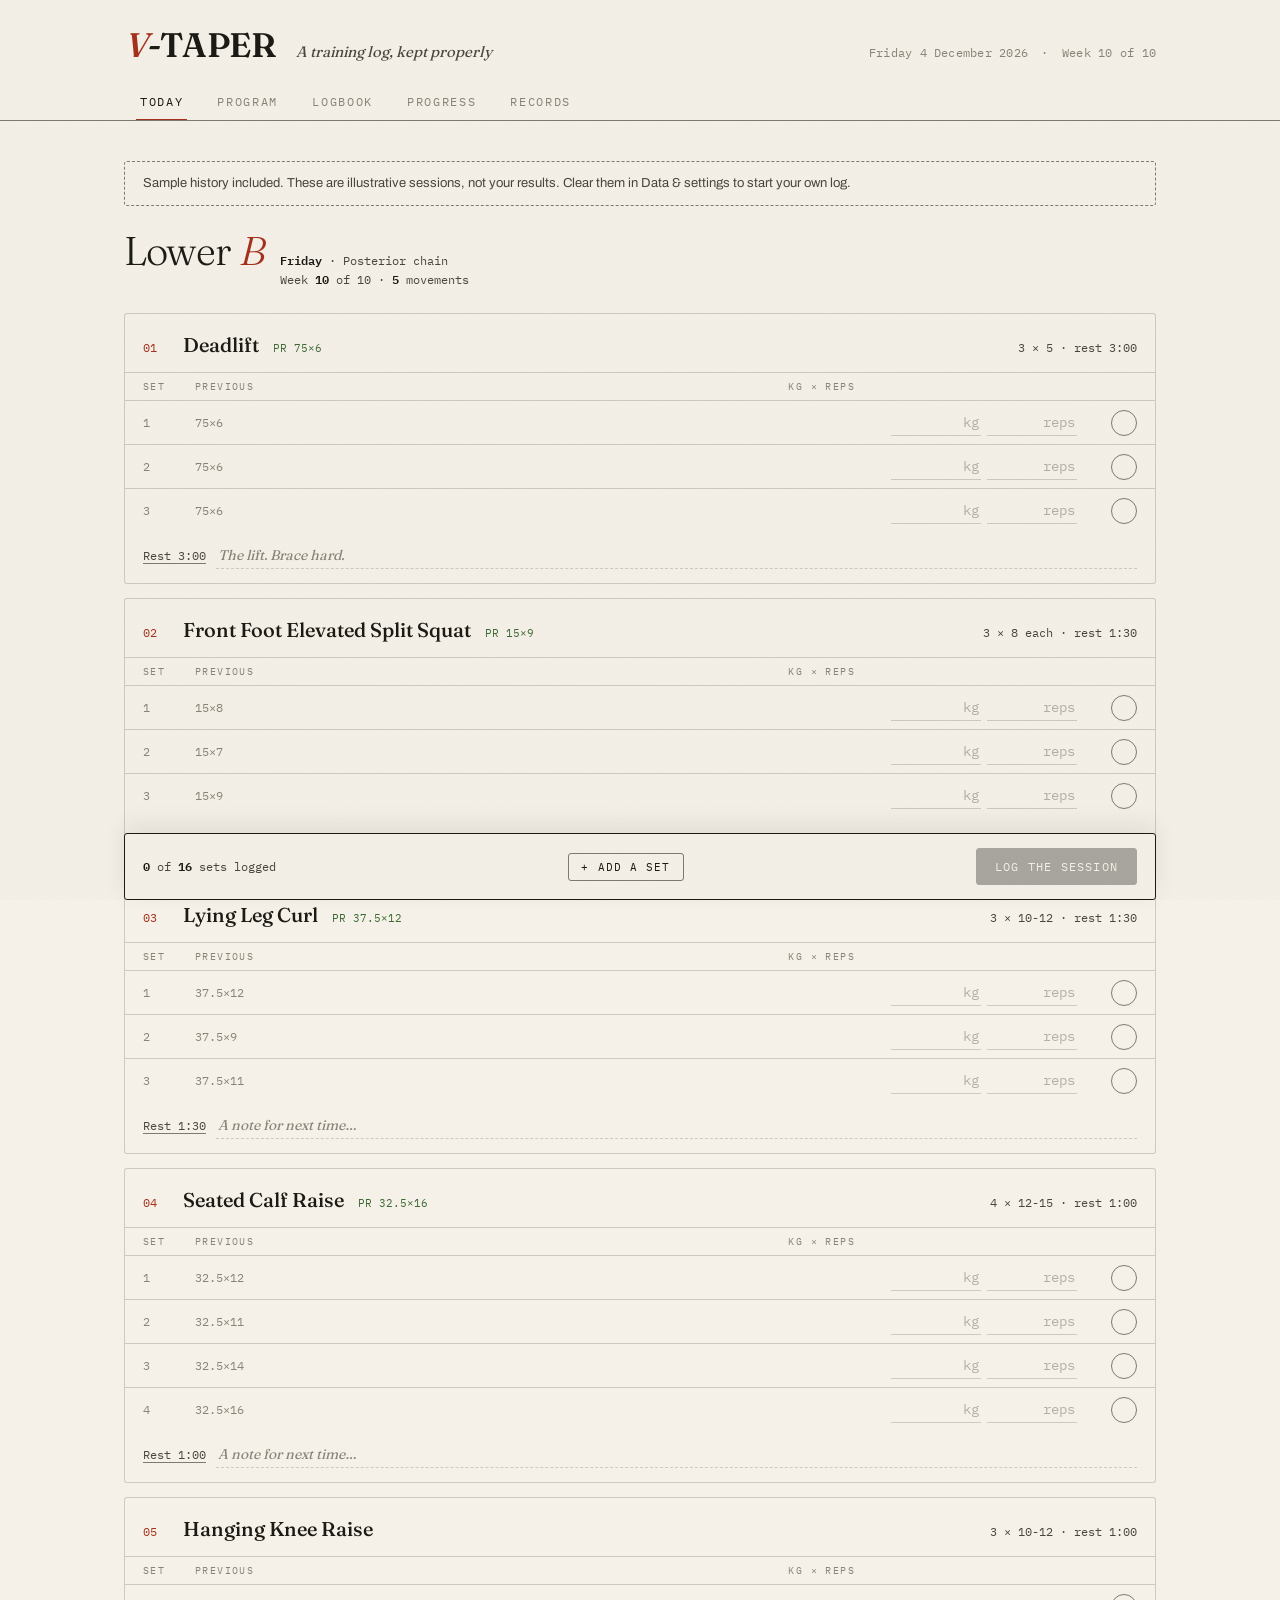
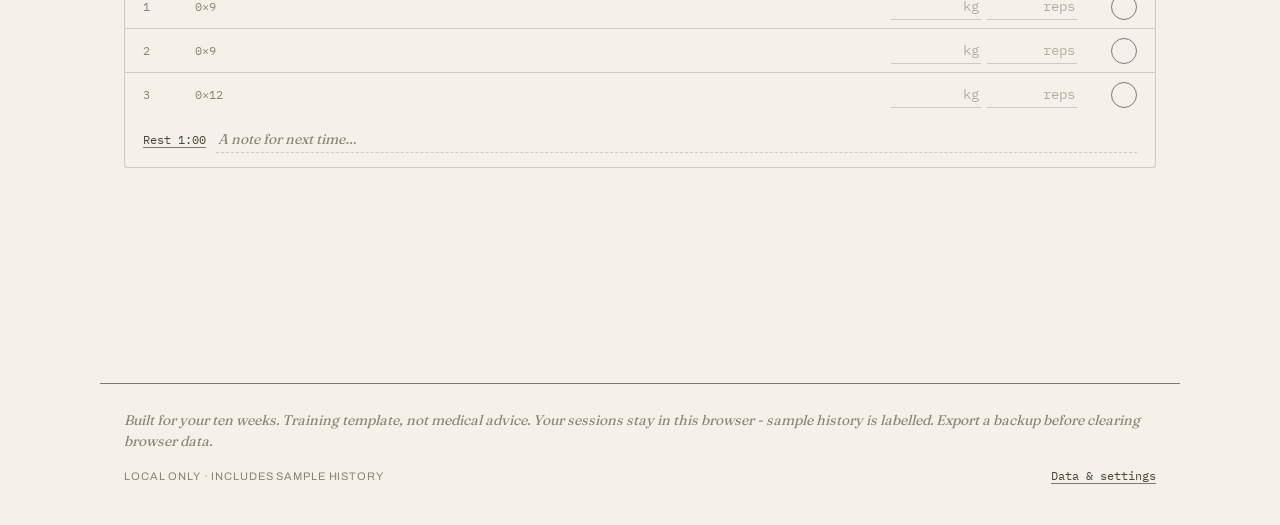
<file: index.html>
<!DOCTYPE html>
<html lang="en">
<head>
<meta charset="UTF-8">
<meta name="viewport" content="width=device-width, initial-scale=1.0">
<title>V-TAPER — A Training Log</title>
<link rel="canonical" href="https://aditya2375.github.io/v-taper/">
<meta name="referrer" content="no-referrer">
<meta http-equiv="Content-Security-Policy" content="default-src 'self'; script-src 'self'; style-src 'self' 'unsafe-inline'; font-src 'self' data:; img-src 'self' data:; connect-src 'none'; object-src 'none'; base-uri 'self'; form-action 'none'">
<meta property="og:title" content="V-TAPER / A training log">
<meta property="og:description" content="Local-first sessions, records and progress. No account, no shared workout backend.">
<meta property="og:type" content="website">
<meta property="og:url" content="https://aditya2375.github.io/v-taper/">
<meta name="twitter:card" content="summary">
<meta name="description" content="A ten-week V-taper training log. Sessions, records, and progress - kept on paper rules, run by a machine.">
<link rel="stylesheet" href="fonts.css">
<link rel="stylesheet" href="styles.css">
<link rel="icon" href="data:image/svg+xml,<svg xmlns='http://www.w3.org/2000/svg' viewBox='0 0 100 100'><text y='.9em' font-size='90'>V</text></svg>">
</head>
<body>
<a class="skip-link" href="#app">Skip to training log</a>
<div class="grain" aria-hidden="true"></div>

<header class="masthead">
  <div class="masthead-inner">
    <div class="wordmark">
      <span class="wordmark-v">V</span><span class="wordmark-rest">-TAPER</span>
    </div>
    <p class="masthead-sub">A training log, kept properly</p>
    <div class="masthead-meta">
      <span id="today-line">—</span>
      <span class="dot">·</span>
      <span id="week-line">—</span>
    </div>
  </div>
  <nav class="tabs" id="tabs" role="tablist">
    <button class="tab is-active" data-view="today" role="tab" aria-selected="true">Today</button>
    <button class="tab" data-view="program" role="tab">Program</button>
    <button class="tab" data-view="log" role="tab">Logbook</button>
    <button class="tab" data-view="progress" role="tab">Progress</button>
    <button class="tab" data-view="records" role="tab">Records</button>
  </nav>
</header>

<main tabindex="-1" id="app" class="app"><!-- views render here --></main>

<footer class="colophon">
  <p>Built for your ten weeks. Training template, not medical advice. Your sessions stay in this browser - sample history is labelled. Export a backup before clearing browser data.</p>
  <span id="data-label" class="data-label" role="status">Local only &middot; sample history</span>
  <button class="linklike" id="data-menu-btn">Data &amp; settings</button>
</footer>

<div class="overlay" id="timer-overlay" hidden>
  <div class="timer-card">
    <p class="kicker">Rest</p>
    <div class="timer-face" id="timer-face">1:30</div>
    <div class="timer-presets" id="timer-presets"></div>
    <div class="timer-actions">
      <button class="btn ghost" id="timer-skip">Skip</button>
      <button class="btn" id="timer-close">Back to work</button>
    </div>
  </div>
</div>

<div class="overlay" id="data-overlay" hidden>
  <div class="sheet">
    <div class="sheet-head">
      <h2>Data &amp; settings</h2>
      <button class="linklike" id="data-close">Close</button>
    </div>
    <div class="sheet-body" id="data-sheet-body"></div>
  </div>
</div>

<script src="program.js"></script>
<script src="seed.js"></script>
<script src="data.js"></script>
<script src="app.js"></script>
</body>
</html>
</file>
<file: fonts.css>
@import url("font-face-0.css");
@import url("font-face-1.css");
@import url("font-face-2.css");
@import url("font-face-3.css");
</file>
<file: styles.css>
/* ————————————————————————————————————————
   V-TAPER — a training log, kept properly
   Paper, ink, hairlines. No chrome.
———————————————————————————————————————— */
:root {
  --paper: #f5f1e8;
  --paper-2: #efe9dc;
  --ink: #1c1a14;
  --ink-2: #4a463c;
  --ink-3: #8a8478;
  --line: rgba(28, 26, 20, 0.18);
  --line-strong: rgba(28, 26, 20, 0.55);
  --accent: #a4311c;
  --accent-soft: rgba(164, 49, 28, 0.08);
  --good: #3d6b35;
  --radius: 3px;
  --serif: "Fraunces", "Iowan Old Style", Georgia, serif;
  --sans: "Archivo", "Helvetica Neue", Arial, sans-serif;
  --mono: "IBM Plex Mono", "SFMono-Regular", Consolas, monospace;
  --ease: cubic-bezier(0.22, 1, 0.36, 1);
}

* { margin: 0; padding: 0; box-sizing: border-box; }
html { scroll-behavior: smooth; }
body {
  background: var(--paper);
  color: var(--ink);
  font-family: var(--sans);
  font-size: 16px;
  line-height: 1.5;
  -webkit-font-smoothing: antialiased;
}

/* paper grain — a whisper, not a texture pack */
.grain {
  position: fixed; inset: 0; pointer-events: none; z-index: 60;
  opacity: 0.5; mix-blend-mode: multiply;
  background-image: url("data:image/svg+xml,%3Csvg xmlns='http://www.w3.org/2000/svg' width='140' height='140'%3E%3Cfilter id='n'%3E%3CfeTurbulence type='fractalNoise' baseFrequency='0.9' numOctaves='2'/%3E%3CfeColorMatrix values='0 0 0 0 0 0 0 0 0 0 0 0 0 0 0 0 0 0 0.035 0'/%3E%3C/filter%3E%3Crect width='140' height='140' filter='url(%23n)'/%3E%3C/svg%3E");
}

::selection { background: var(--accent); color: var(--paper); }

/* ————— masthead ————— */
.masthead {
  border-bottom: 1px solid var(--line-strong);
  background: var(--paper);
  position: sticky; top: 0; z-index: 40;
}
.masthead-inner {
  max-width: 1080px; margin: 0 auto;
  padding: 28px 24px 18px;
  display: flex; align-items: baseline; gap: 20px; flex-wrap: wrap;
}
.wordmark {
  font-family: var(--serif);
  font-size: 34px; font-weight: 600; letter-spacing: -0.01em;
  line-height: 1;
}
.wordmark-v { color: var(--accent); font-style: italic; font-weight: 500; }
.masthead-sub {
  font-family: var(--serif); font-style: italic;
  color: var(--ink-2); font-size: 15px;
}
.masthead-meta {
  margin-left: auto;
  font-family: var(--mono); font-size: 12px; color: var(--ink-3);
  letter-spacing: 0.02em; text-align: right;
}
.masthead-meta .dot { margin: 0 6px; }

.tabs {
  max-width: 1080px; margin: 0 auto; padding: 0 24px;
  display: flex; gap: 2px; overflow-x: auto;
  scrollbar-width: none;
}
.tabs::-webkit-scrollbar { display: none; }
.tab {
  appearance: none; background: none; border: none; cursor: pointer;
  font-family: var(--mono); font-size: 12px; letter-spacing: 0.14em;
  text-transform: uppercase; color: var(--ink-3);
  padding: 12px 16px 11px; position: relative; white-space: nowrap;
  transition: color 180ms var(--ease);
}
.tab::after {
  content: ""; position: absolute; left: 12px; right: 12px; bottom: -1px;
  height: 2px; background: var(--accent);
  transform: scaleX(0); transform-origin: left;
  transition: transform 240ms var(--ease);
}
.tab:hover { color: var(--ink); }
.tab.is-active { color: var(--ink); }
.tab.is-active::after { transform: scaleX(1); }

/* ————— layout ————— */
.app { max-width: 1080px; margin: 0 auto; padding: 40px 24px 120px; }
.view { animation: viewin 420ms var(--ease) both; }
@keyframes viewin {
  from { opacity: 0; transform: translateY(10px); }
  to { opacity: 1; transform: none; }
}

.section-head {
  display: flex; align-items: baseline; gap: 16px;
  border-bottom: 1px solid var(--line-strong);
  padding-bottom: 10px; margin-bottom: 28px;
}
.section-num {
  font-family: var(--mono); font-size: 12px; color: var(--accent);
  letter-spacing: 0.1em;
}
.section-title {
  font-family: var(--serif); font-weight: 500; font-size: 28px;
  letter-spacing: -0.01em;
}
.section-note {
  margin-left: auto; font-family: var(--mono); font-size: 12px;
  color: var(--ink-3); text-align: right;
}

.kicker {
  font-family: var(--mono); font-size: 11px; letter-spacing: 0.18em;
  text-transform: uppercase; color: var(--ink-3);
}

/* ————— panels ————— */
.panel {
  border: 1px solid var(--line);
  border-radius: var(--radius);
  background: var(--paper);
}
.panel + .panel { margin-top: 16px; }
.panel-head {
  display: flex; align-items: baseline; gap: 12px;
  padding: 14px 18px; border-bottom: 1px solid var(--line);
}
.panel-title { font-family: var(--serif); font-size: 18px; font-weight: 500; }
.panel-aside { margin-left: auto; font-family: var(--mono); font-size: 11px; color: var(--ink-3); }

/* ————— buttons ————— */
.btn {
  appearance: none; cursor: pointer;
  font-family: var(--mono); font-size: 12px; letter-spacing: 0.1em;
  text-transform: uppercase;
  background: var(--ink); color: var(--paper);
  border: 1px solid var(--ink); border-radius: var(--radius);
  padding: 10px 18px;
  transition: background 160ms var(--ease), color 160ms var(--ease), transform 120ms var(--ease);
}
.btn:hover { background: var(--accent); border-color: var(--accent); }
.btn:active { transform: translateY(1px); }
.btn.ghost { background: transparent; color: var(--ink); border-color: var(--line-strong); }
.btn.ghost:hover { background: var(--ink); color: var(--paper); border-color: var(--ink); }
.btn.small { padding: 6px 12px; font-size: 11px; }
.btn[disabled] { opacity: 0.35; pointer-events: none; }
.linklike {
  appearance: none; background: none; border: none; cursor: pointer;
  font-family: var(--mono); font-size: 12px; color: var(--ink-2);
  text-decoration: underline; text-underline-offset: 3px;
  text-decoration-color: var(--line-strong);
}
.linklike:hover { color: var(--accent); text-decoration-color: var(--accent); }

/* ————— today: exercise table ————— */
.session-banner {
  display: flex; align-items: baseline; gap: 18px; flex-wrap: wrap;
  margin-bottom: 24px;
}
.session-name { font-family: var(--serif); font-size: 40px; font-weight: 300; letter-spacing: -0.02em; line-height: 1.05; }
.session-name em { font-style: italic; color: var(--accent); }
.session-facts { font-family: var(--mono); font-size: 12px; color: var(--ink-2); }
.session-facts b { color: var(--ink); font-weight: 600; }

.ex-list { display: flex; flex-direction: column; gap: 14px; }
.ex-card {
  border: 1px solid var(--line); border-radius: var(--radius);
  background: var(--paper);
  transition: border-color 200ms var(--ease), background 300ms var(--ease);
}
.ex-card.done { background: var(--paper-2); border-color: var(--line); }
.ex-card.done .ex-name { color: var(--ink-3); }
.ex-top {
  display: flex; align-items: baseline; gap: 14px;
  padding: 16px 18px 12px;
}
.ex-index {
  font-family: var(--mono); font-size: 12px; color: var(--accent);
  min-width: 26px;
}
.ex-name { font-family: var(--serif); font-size: 20px; font-weight: 500; transition: color 200ms; }
.ex-target { margin-left: auto; font-family: var(--mono); font-size: 12px; color: var(--ink-2); white-space: nowrap; }
.ex-pr { font-family: var(--mono); font-size: 11px; color: var(--good); white-space: nowrap; }

.set-rows { border-top: 1px solid var(--line); }
.set-row {
  display: grid;
  grid-template-columns: 44px 1fr 1fr 1fr 52px;
  gap: 8px; align-items: center;
  padding: 8px 18px;
  border-bottom: 1px solid var(--line);
  transition: background 200ms var(--ease);
}
.set-row:last-child { border-bottom: none; }
.set-row.head {
  padding: 6px 18px;
  font-family: var(--mono); font-size: 10px; letter-spacing: 0.14em;
  text-transform: uppercase; color: var(--ink-3);
}
.set-row.logged { background: rgba(61, 107, 53, 0.06); }
.set-label { font-family: var(--mono); font-size: 12px; color: var(--ink-3); }
.set-row.logged .set-label { color: var(--good); }
.set-prev { font-family: var(--mono); font-size: 12px; color: var(--ink-3); }
.set-input {
  width: 100%; max-width: 90px;
  font-family: var(--mono); font-size: 14px; color: var(--ink);
  background: transparent;
  border: none; border-bottom: 1px solid var(--line);
  padding: 4px 2px; text-align: right;
  transition: border-color 160ms;
}
.set-input:focus { outline: none; border-bottom-color: var(--accent); }
.set-input::placeholder { color: var(--ink-3); opacity: 0.6; }
.set-check {
  appearance: none; cursor: pointer; justify-self: end;
  width: 26px; height: 26px; border-radius: 50%;
  border: 1px solid var(--line-strong); background: transparent;
  display: grid; place-items: center;
  transition: all 180ms var(--ease);
}
.set-check svg { width: 12px; height: 12px; stroke: var(--paper); stroke-width: 3; fill: none; opacity: 0; transform: scale(0.4); transition: all 200ms var(--ease); }
.set-check.on { background: var(--good); border-color: var(--good); }
.set-check.on svg { opacity: 1; transform: scale(1); }
.set-check:hover { border-color: var(--good); }

.ex-notes { padding: 10px 18px 14px; display: flex; gap: 10px; align-items: center; }
.ex-notes input {
  flex: 1; background: transparent; border: none;
  border-bottom: 1px dashed var(--line);
  font-family: var(--serif); font-style: italic; font-size: 14px; color: var(--ink-2);
  padding: 4px 2px;
}
.ex-notes input:focus { outline: none; border-bottom-color: var(--accent); }
.ex-notes input::placeholder { color: var(--ink-3); }

.session-bar {
  position: sticky; bottom: 0; z-index: 30;
  margin-top: 28px;
  border: 1px solid var(--ink); border-radius: var(--radius);
  background: var(--paper);
  display: flex; align-items: center; gap: 16px;
  padding: 14px 18px;
  box-shadow: 0 -8px 24px rgba(28,26,20,0.08);
}
.session-progress { font-family: var(--mono); font-size: 12px; color: var(--ink-2); }
.session-progress b { color: var(--ink); }
.session-bar .btn { margin-left: auto; }

.rest-day {
  border: 1px solid var(--line); border-radius: var(--radius);
  padding: 64px 32px; text-align: center;
}
.rest-day h3 { font-family: var(--serif); font-weight: 300; font-size: 34px; letter-spacing: -0.01em; margin-bottom: 10px; }
.rest-day h3 em { color: var(--accent); }
.rest-day p { color: var(--ink-2); font-size: 15px; max-width: 46ch; margin: 0 auto; }

/* ————— program view ————— */
.week-grid { display: grid; grid-template-columns: repeat(7, 1fr); gap: 10px; }
.day-cell {
  border: 1px solid var(--line); border-radius: var(--radius);
  padding: 14px 12px; min-height: 130px;
  display: flex; flex-direction: column; gap: 6px;
  transition: border-color 180ms var(--ease), transform 180ms var(--ease);
  cursor: pointer; background: var(--paper);
}
.day-cell:hover { border-color: var(--line-strong); transform: translateY(-2px); }
.day-cell.today { border-color: var(--accent); border-width: 1px; box-shadow: inset 0 0 0 1px var(--accent); }
.day-cell.rest { background: var(--paper-2); }
.day-dow { font-family: var(--mono); font-size: 10px; letter-spacing: 0.16em; text-transform: uppercase; color: var(--ink-3); }
.day-name { font-family: var(--serif); font-size: 16px; font-weight: 500; line-height: 1.2; }
.day-focus { font-family: var(--mono); font-size: 10px; color: var(--ink-3); margin-top: auto; }
.day-cell.rest .day-name { color: var(--ink-3); font-style: italic; }

.program-detail { margin-top: 24px; }
.program-detail .ex-line {
  display: flex; gap: 14px; align-items: baseline;
  padding: 10px 0; border-bottom: 1px solid var(--line);
}
.program-detail .ex-line .n { font-family: var(--mono); font-size: 11px; color: var(--accent); min-width: 24px; }
.program-detail .ex-line .nm { font-family: var(--serif); font-size: 17px; }
.program-detail .ex-line .tg { margin-left: auto; font-family: var(--mono); font-size: 12px; color: var(--ink-2); }

/* ————— logbook ————— */
.log-entry { border: 1px solid var(--line); border-radius: var(--radius); margin-bottom: 12px; overflow: hidden; }
.log-entry-head {
  width: 100%; appearance: none; background: none; border: none; cursor: pointer;
  display: flex; align-items: baseline; gap: 14px;
  padding: 16px 18px; text-align: left;
  transition: background 160ms;
}
.log-entry-head:hover { background: var(--paper-2); }
.log-date { font-family: var(--mono); font-size: 12px; color: var(--ink-3); min-width: 92px; }
.log-name { font-family: var(--serif); font-size: 18px; font-weight: 500; }
.log-vol { margin-left: auto; font-family: var(--mono); font-size: 12px; color: var(--ink-2); }
.log-badge { font-family: var(--mono); font-size: 10px; letter-spacing: 0.1em; color: var(--good); border: 1px solid var(--good); border-radius: 20px; padding: 2px 8px; text-transform: uppercase; }
.log-badge.pr { color: var(--accent); border-color: var(--accent); }
.log-body { border-top: 1px solid var(--line); padding: 6px 18px 14px; display: none; }
.log-entry.open .log-body { display: block; }
.log-ex-line { display: flex; gap: 12px; padding: 7px 0; border-bottom: 1px dashed var(--line); font-size: 14px; }
.log-ex-line:last-child { border-bottom: none; }
.log-ex-line .nm { font-family: var(--serif); }
.log-ex-line .sets { margin-left: auto; font-family: var(--mono); font-size: 12px; color: var(--ink-2); }

/* ————— progress ————— */
.chart-block { border: 1px solid var(--line); border-radius: var(--radius); padding: 20px; margin-bottom: 18px; }
.chart-block h4 { font-family: var(--serif); font-size: 18px; font-weight: 500; margin-bottom: 2px; }
.chart-block .chart-sub { font-family: var(--mono); font-size: 11px; color: var(--ink-3); margin-bottom: 16px; }
.chart-svg { width: 100%; height: auto; display: block; }
.chart-svg text { font-family: var(--mono); font-size: 10px; fill: var(--ink-3); }
.chart-svg .axis { stroke: var(--line-strong); stroke-width: 1; }
.chart-svg .grid-line { stroke: var(--line); stroke-width: 1; stroke-dasharray: 2 4; }
.chart-svg .data-line { stroke: var(--accent); stroke-width: 2; fill: none; }
.chart-svg .data-area { fill: var(--accent); opacity: 0.07; }
.chart-svg .data-dot { fill: var(--paper); stroke: var(--accent); stroke-width: 2; }
.chart-svg .bar { fill: var(--ink); transition: opacity 150ms; }
.chart-svg .bar:hover { opacity: 0.7; }
.chart-svg .bar.accent { fill: var(--accent); }
.chart-tip {
  position: fixed; z-index: 80; pointer-events: none;
  background: var(--ink); color: var(--paper);
  font-family: var(--mono); font-size: 11px;
  padding: 6px 10px; border-radius: var(--radius);
  opacity: 0; transform: translateY(4px);
  transition: opacity 140ms, transform 140ms;
}
.chart-tip.show { opacity: 1; transform: none; }

.picker-row { display: flex; gap: 8px; flex-wrap: wrap; margin-bottom: 18px; }
.chip {
  appearance: none; cursor: pointer;
  font-family: var(--mono); font-size: 11px; letter-spacing: 0.06em;
  border: 1px solid var(--line); border-radius: 20px;
  background: transparent; color: var(--ink-2);
  padding: 6px 14px;
  transition: all 160ms var(--ease);
}
.chip:hover { border-color: var(--line-strong); color: var(--ink); }
.chip.on { background: var(--ink); color: var(--paper); border-color: var(--ink); }

.stat-strip { display: grid; grid-template-columns: repeat(4, 1fr); border: 1px solid var(--line); border-radius: var(--radius); margin-bottom: 24px; }
.stat-cell { padding: 18px; border-right: 1px solid var(--line); }
.stat-cell:last-child { border-right: none; }
.stat-num { font-family: var(--serif); font-size: 32px; font-weight: 400; letter-spacing: -0.02em; line-height: 1.1; }
.stat-num small { font-size: 15px; color: var(--ink-3); }
.stat-lab { font-family: var(--mono); font-size: 10px; letter-spacing: 0.14em; text-transform: uppercase; color: var(--ink-3); margin-top: 4px; }

/* ————— records ————— */
.pr-grid { display: grid; grid-template-columns: repeat(auto-fill, minmax(240px, 1fr)); gap: 12px; }
.pr-card {
  border: 1px solid var(--line); border-radius: var(--radius);
  padding: 18px; position: relative;
  transition: transform 180ms var(--ease), border-color 180ms var(--ease);
}
.pr-card:hover { transform: translateY(-2px); border-color: var(--line-strong); }
.pr-ex { font-family: var(--serif); font-size: 17px; font-weight: 500; margin-bottom: 8px; }
.pr-val { font-family: var(--serif); font-size: 34px; font-weight: 300; letter-spacing: -0.02em; }
.pr-val small { font-size: 14px; color: var(--ink-3); font-family: var(--mono); letter-spacing: 0; }
.pr-when { font-family: var(--mono); font-size: 10px; color: var(--ink-3); margin-top: 6px; }
.pr-stamp {
  position: absolute; top: 12px; right: 12px;
  font-family: var(--mono); font-size: 9px; letter-spacing: 0.12em;
  text-transform: uppercase; color: var(--accent);
  border: 1px solid var(--accent); border-radius: 20px; padding: 2px 8px;
  transform: rotate(6deg);
}

/* ————— overlays ————— */
.overlay {
  position: fixed; inset: 0; z-index: 90;
  background: rgba(28, 26, 20, 0.5);
  backdrop-filter: blur(3px);
  display: grid; place-items: center; padding: 20px;
  animation: fadein 200ms var(--ease);
}
@keyframes fadein { from { opacity: 0; } }
.timer-card {
  background: var(--paper); border-radius: var(--radius);
  border: 1px solid var(--ink);
  padding: 36px 44px; text-align: center;
  animation: pop 280ms var(--ease);
  max-width: 380px; width: 100%;
}
@keyframes pop { from { opacity: 0; transform: scale(0.94) translateY(8px); } }
.timer-face {
  font-family: var(--serif); font-size: 84px; font-weight: 300;
  letter-spacing: -0.03em; line-height: 1; margin: 10px 0 22px;
  font-variant-numeric: tabular-nums;
}
.timer-face.urgent { color: var(--accent); }
.timer-presets { display: flex; gap: 8px; justify-content: center; margin-bottom: 22px; flex-wrap: wrap; }
.timer-actions { display: flex; gap: 10px; justify-content: center; }

.sheet {
  background: var(--paper); border: 1px solid var(--ink); border-radius: var(--radius);
  width: 100%; max-width: 560px; max-height: 84vh; overflow: auto;
  animation: pop 280ms var(--ease);
}
.sheet-head {
  display: flex; align-items: center; justify-content: space-between;
  padding: 18px 22px; border-bottom: 1px solid var(--line-strong);
  position: sticky; top: 0; background: var(--paper);
}
.sheet-head h2 { font-family: var(--serif); font-weight: 500; font-size: 22px; }
.sheet-body { padding: 22px; }
.sheet-body h5 { font-family: var(--mono); font-size: 11px; letter-spacing: 0.16em; text-transform: uppercase; color: var(--ink-3); margin: 22px 0 10px; }
.sheet-body h5:first-child { margin-top: 0; }
.sheet-body p { font-size: 14px; color: var(--ink-2); margin-bottom: 10px; }
.sheet-row { display: flex; gap: 10px; align-items: center; margin-bottom: 10px; flex-wrap: wrap; }
.sheet-row input[type="date"], .sheet-row input[type="number"] {
  font-family: var(--mono); font-size: 13px; padding: 8px 10px;
  border: 1px solid var(--line-strong); border-radius: var(--radius); background: var(--paper); color: var(--ink);
}
.danger { color: var(--accent); }

.sample-banner {
  border: 1px dashed var(--line-strong); border-radius: var(--radius);
  padding: 12px 18px; margin-bottom: 24px;
  display: flex; gap: 14px; align-items: center; flex-wrap: wrap;
  font-size: 13px; color: var(--ink-2);
}
.sample-banner .tag {
  font-family: var(--mono); font-size: 10px; letter-spacing: 0.14em; text-transform: uppercase;
  border: 1px solid var(--ink-2); border-radius: 20px; padding: 2px 10px; color: var(--ink-2);
  white-space: nowrap;
}
.sample-banner button { margin-left: auto; }

/* ————— colophon ————— */
.colophon {
  border-top: 1px solid var(--line-strong);
  max-width: 1080px; margin: 0 auto; padding: 26px 24px 40px;
  display: flex; align-items: baseline; gap: 18px; flex-wrap: wrap;
}
.colophon p { font-family: var(--serif); font-style: italic; font-size: 14px; color: var(--ink-3); }
.colophon .linklike { margin-left: auto; }
.data-label { font-size: 11px; letter-spacing: .08em; text-transform: uppercase; color: var(--ink-3); align-self: center; }
.data-label.live { color: var(--accent); }

/* ————— empty states ————— */
.empty {
  border: 1px dashed var(--line-strong); border-radius: var(--radius);
  padding: 56px 32px; text-align: center; color: var(--ink-3);
}
.empty .big { font-family: var(--serif); font-style: italic; font-size: 22px; margin-bottom: 8px; color: var(--ink-2); }

/* ————— responsive ————— */
@media (max-width: 860px) {
  .week-grid { grid-template-columns: repeat(2, 1fr); }
  .stat-strip { grid-template-columns: repeat(2, 1fr); }
  .stat-cell:nth-child(2) { border-right: none; }
  .stat-cell:nth-child(1), .stat-cell:nth-child(2) { border-bottom: 1px solid var(--line); }
  .masthead-meta { display: none; }
  .session-name { font-size: 30px; }
}
@media (max-width: 640px) {
  .app { padding: 28px 14px 100px; }
  .masthead-inner { padding: 20px 14px 14px; }
  .tabs { padding: 0 14px; }
  .wordmark { font-size: 27px; }
  .set-row { grid-template-columns: 34px 1fr 1fr 44px; }
  .set-row .set-prev { display: none; }
  .set-row.head .set-prev-lab { display: none; }
  .week-grid { grid-template-columns: 1fr 1fr; }
  .timer-face { font-size: 64px; }
  .session-bar { flex-wrap: wrap; }
  .session-bar .btn { margin-left: 0; width: 100%; }
}

@media (prefers-reduced-motion: reduce) {
  *, *::before, *::after { animation-duration: 0.01ms !important; transition-duration: 0.01ms !important; }
}

/* hidden attribute must beat display:grid on overlays */
.overlay[hidden] { display: none !important; }

.skip-link{position:fixed;top:-80px;left:16px;background:#243b2e;color:#fff;padding:12px;z-index:1000}.skip-link:focus{top:16px}:focus-visible{outline:2px solid #80572c;outline-offset:4px}@media(prefers-reduced-motion:reduce){*,*::before,*::after{animation:none!important;transition:none!important;scroll-behavior:auto!important}}
@media(max-width:640px){
  .ex-top{flex-wrap:wrap;gap:8px;padding:14px 12px 10px}.ex-name{flex:1;min-width:0}.ex-target{flex-basis:100%;margin-left:34px;white-space:normal}.ex-pr{order:4;margin-left:34px}
  .set-row{grid-template-columns:26px minmax(0,1fr) 38px;padding:8px 12px;gap:8px}.set-row>span:nth-child(3){display:none}.set-row.head>span:nth-child(4){grid-column:2}.set-input{min-width:0;width:50%}
  .set-check{width:36px;height:36px}.log-ex-line{flex-wrap:wrap;overflow-wrap:anywhere}.log-ex-line .sets{max-width:100%;overflow-wrap:anywhere}.sheet-row{flex-wrap:wrap}
}

#data-label{overflow-wrap:anywhere;max-width:100%}body:has(#data-label:not(:empty)) .colophon{gap:16px}
</file>
